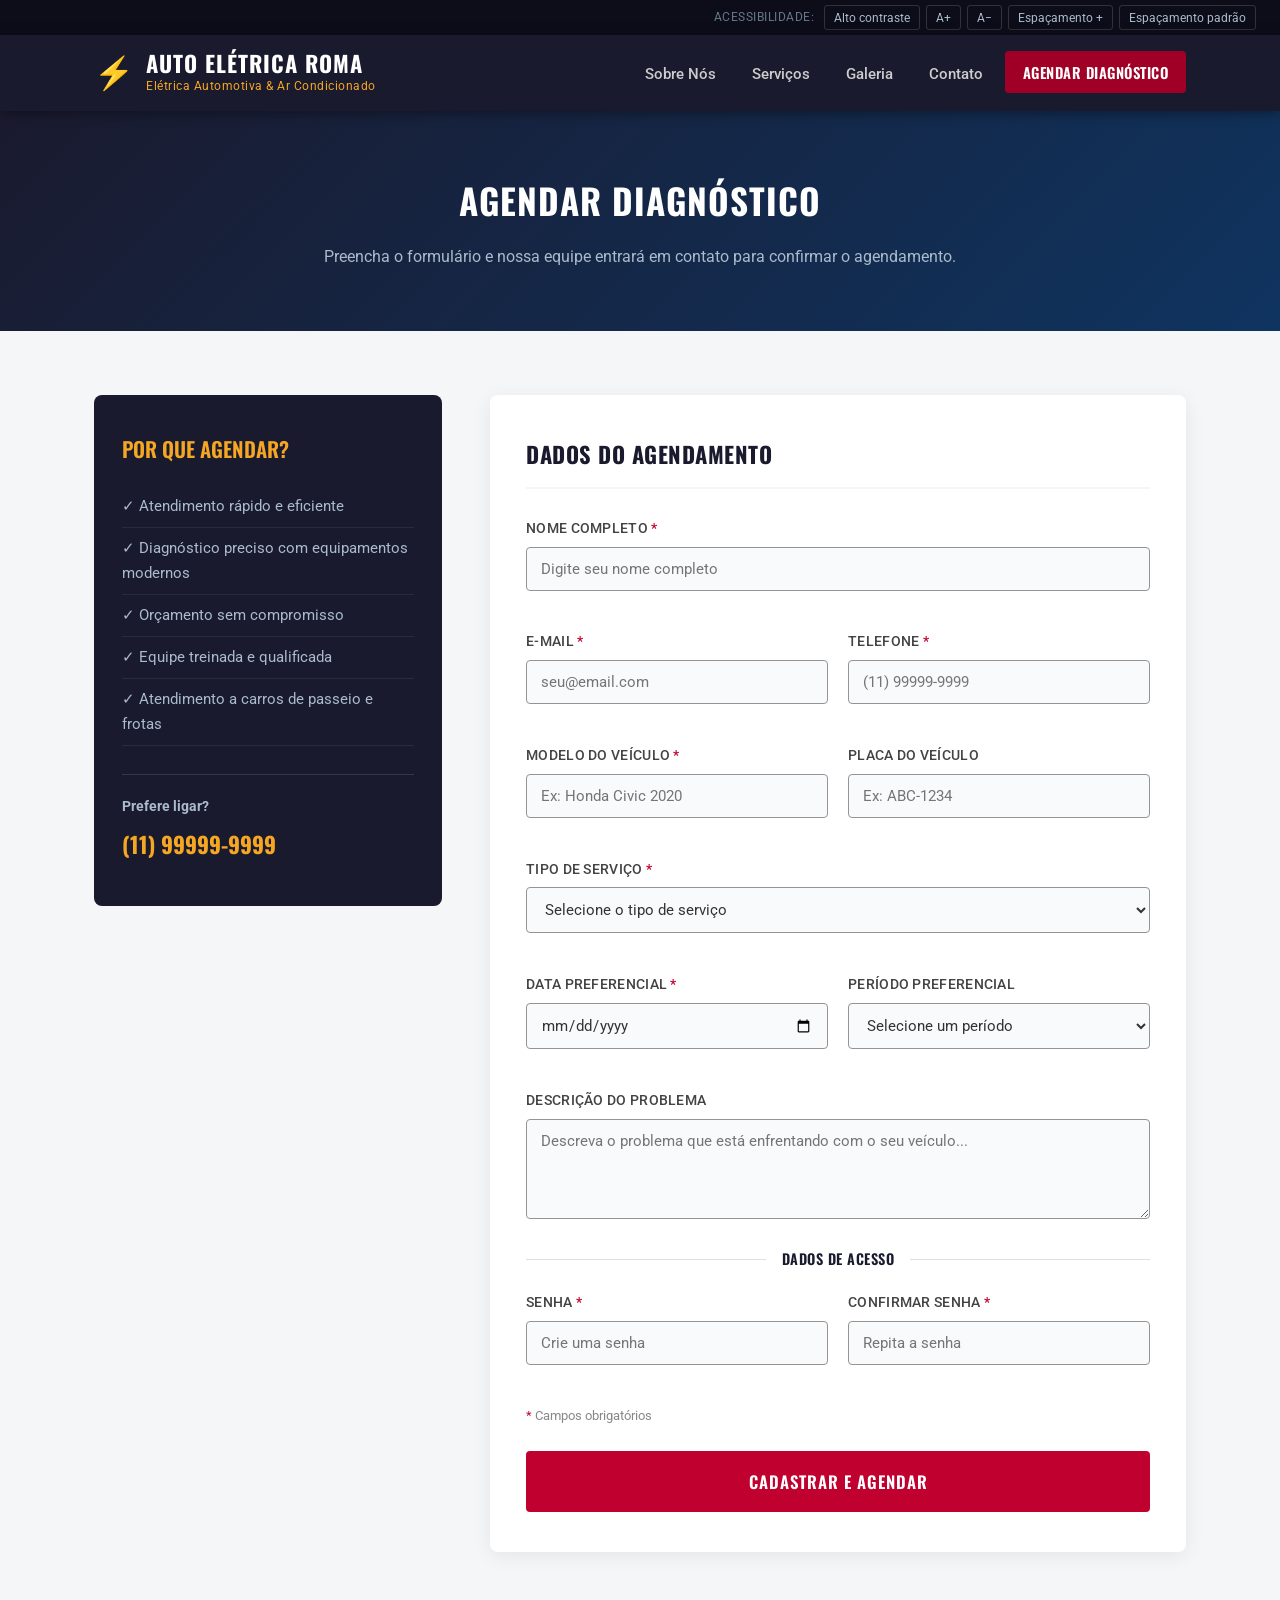
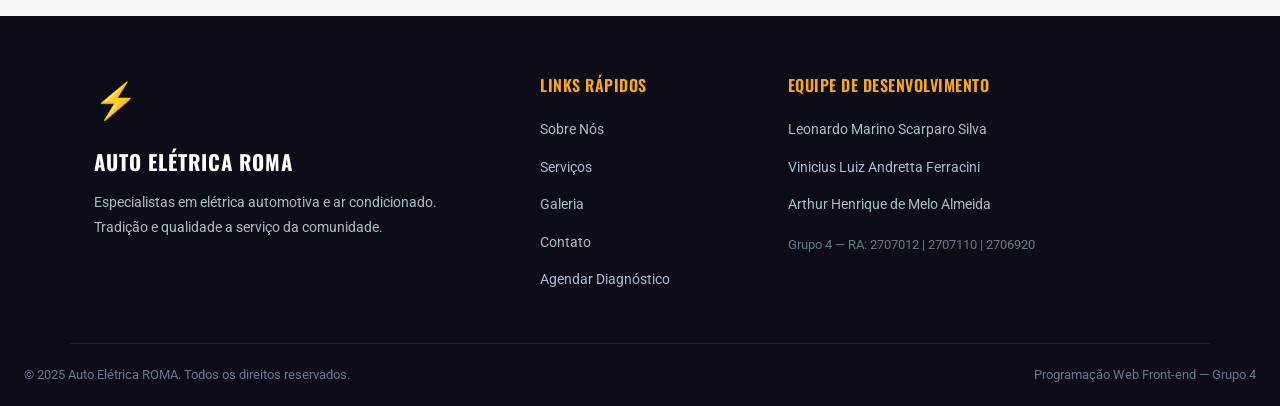
<file: cadastro.html>
<!DOCTYPE html>
<html lang="pt-br">
<head>
    <meta charset="UTF-8">
    <meta name="viewport" content="width=device-width, initial-scale=1.0">
    <title>Agendar Diagnóstico | Auto Elétrica ROMA</title>
    <link rel="stylesheet" href="style.css">
    <link rel="preconnect" href="https://fonts.googleapis.com">
    <link rel="preconnect" href="https://fonts.gstatic.com" crossorigin>
    <link href="https://fonts.googleapis.com/css2?family=Oswald:wght@400;600;700&family=Roboto:ital,wght@0,300;0,400;0,500;1,400&display=swap" rel="stylesheet">
</head>
<body>

    <div class="barra-acessibilidade" role="toolbar" aria-label="Controles de acessibilidade">
        <span class="barra-label">Acessibilidade:</span>
        <button id="btn-alto-contraste" aria-pressed="false">Alto contraste</button>
        <button id="btn-aumentar-fonte" aria-label="Aumentar tamanho do texto">A+</button>
        <button id="btn-diminuir-fonte" aria-label="Diminuir tamanho do texto">A−</button>
        <button id="btn-aumentar-espaco" aria-pressed="false">Espaçamento +</button>
        <button id="btn-espaco-padrao">Espaçamento padrão</button>
    </div>

    <header>
        <div class="header-container">
            <div class="logo">
                <span class="logo-icon">&#9889;</span>
                <div class="logo-texto">
                    <h1>Auto Elétrica ROMA</h1>
                    <p class="logo-slogan">Elétrica Automotiva &amp; Ar Condicionado</p>
                </div>
            </div>
            <nav>
                <ul>
                    <li><a href="index.html#sobre">Sobre Nós</a></li>
                    <li><a href="index.html#servicos">Serviços</a></li>
                    <li><a href="index.html#galeria">Galeria</a></li>
                    <li><a href="index.html#contato">Contato</a></li>
                    <li><a href="cadastro.html" class="btn-nav ativo">Agendar Diagnóstico</a></li>
                </ul>
            </nav>
        </div>
    </header>

    <main>

        <section class="pagina-topo">
            <div class="container">
                <h2>Agendar Diagnóstico</h2>
                <p>Preencha o formulário e nossa equipe entrará em contato para confirmar o agendamento.</p>
            </div>
        </section>

        <section class="cadastro-section">
            <div class="container">
                <div class="form-wrapper">

                    <div class="form-info">
                        <h3>Por que agendar?</h3>
                        <ul>
                            <li>&#10003; Atendimento rápido e eficiente</li>
                            <li>&#10003; Diagnóstico preciso com equipamentos modernos</li>
                            <li>&#10003; Orçamento sem compromisso</li>
                            <li>&#10003; Equipe treinada e qualificada</li>
                            <li>&#10003; Atendimento a carros de passeio e frotas</li>
                        </ul>
                        <div class="form-contato-rapido">
                            <p><strong>Prefere ligar?</strong></p>
                            <p><a href="tel:+5511999999999">(11) 99999-9999</a></p>
                        </div>
                    </div>

                    <form action="login.html" method="get" class="form-cadastro">
                        <h3>Dados do Agendamento</h3>


                        <div class="form-grupo">
                            <label for="nome">Nome Completo <span class="obrigatorio">*</span></label>
                            <input type="text" id="nome" name="nome" placeholder="Digite seu nome completo" required aria-describedby="nome-erro">
                            <span id="nome-erro" class="mensagem-erro" role="alert" aria-live="polite"></span>
                        </div>

                        <div class="form-linha">
                            <div class="form-grupo">
                                <label for="email">E-mail <span class="obrigatorio">*</span></label>
                                <input type="email" id="email" name="email" placeholder="seu@email.com" required aria-describedby="email-erro">
                                <span id="email-erro" class="mensagem-erro" role="alert" aria-live="polite"></span>
                            </div>
                            <div class="form-grupo">
                                <label for="telefone">Telefone <span class="obrigatorio">*</span></label>
                                <input type="tel" id="telefone" name="telefone" placeholder="(11) 99999-9999" required aria-describedby="telefone-erro">
                                <span id="telefone-erro" class="mensagem-erro" role="alert" aria-live="polite"></span>
                            </div>
                        </div>

                        <div class="form-linha">
                            <div class="form-grupo">
                                <label for="veiculo">Modelo do Veículo <span class="obrigatorio">*</span></label>
                                <input type="text" id="veiculo" name="veiculo" placeholder="Ex: Honda Civic 2020" required aria-describedby="veiculo-erro">
                                <span id="veiculo-erro" class="mensagem-erro" role="alert" aria-live="polite"></span>
                            </div>
                            <div class="form-grupo">
                                <label for="placa">Placa do Veículo</label>
                                <input type="text" id="placa" name="placa" placeholder="Ex: ABC-1234">
                            </div>
                        </div>

                        <div class="form-grupo">
                            <label for="servico">Tipo de Serviço <span class="obrigatorio">*</span></label>
                            <select id="servico" name="servico" required aria-describedby="servico-erro">
                                <option value="">Selecione o tipo de serviço</option>
                                <option value="eletrica">Elétrica Automotiva</option>
                                <option value="ar-condicionado">Ar Condicionado</option>
                                <option value="bateria">Bateria / Alternador</option>
                                <option value="socorro">Socorro Rápido</option>
                                <option value="manutencao">Manutenção Preventiva</option>
                                <option value="outro">Outro</option>
                            </select>
                            <span id="servico-erro" class="mensagem-erro" role="alert" aria-live="polite"></span>
                        </div>

                        <div class="form-linha">
                            <div class="form-grupo">
                                <label for="data">Data Preferencial <span class="obrigatorio">*</span></label>
                                <input type="date" id="data" name="data" required aria-describedby="data-erro">
                                <span id="data-erro" class="mensagem-erro" role="alert" aria-live="polite"></span>
                            </div>
                            <div class="form-grupo">
                                <label for="horario">Período Preferencial</label>
                                <select id="horario" name="horario">
                                    <option value="">Selecione um período</option>
                                    <option value="manha">Manhã (08h - 12h)</option>
                                    <option value="tarde">Tarde (12h - 18h)</option>
                                </select>
                            </div>
                        </div>

                        <div class="form-grupo">
                            <label for="descricao">Descrição do Problema</label>
                            <textarea id="descricao" name="descricao" rows="4" placeholder="Descreva o problema que está enfrentando com o seu veículo..."></textarea>
                        </div>

                        <div class="form-divisor">
                            <span>Dados de Acesso</span>
                        </div>

                        <div class="form-linha">
                            <div class="form-grupo">
                                <label for="senha">Senha <span class="obrigatorio">*</span></label>
                                <input type="password" id="senha" name="senha" placeholder="Crie uma senha" required aria-describedby="senha-erro">
                                <span id="senha-erro" class="mensagem-erro" role="alert" aria-live="polite"></span>
                            </div>
                            <div class="form-grupo">
                                <label for="confirmar-senha">Confirmar Senha <span class="obrigatorio">*</span></label>
                                <input type="password" id="confirmar-senha" name="confirmar-senha" placeholder="Repita a senha" required aria-describedby="confirmar-senha-erro">
                                <span id="confirmar-senha-erro" class="mensagem-erro" role="alert" aria-live="polite"></span>
                            </div>
                        </div>

                        <p class="form-nota"><span class="obrigatorio">*</span> Campos obrigatórios</p>

                        <button type="submit" class="btn-primario btn-submit">Cadastrar e Agendar</button>
                    </form>

                </div>
            </div>
        </section>

    </main>

    <footer>
        <div class="container footer-grid">
            <div class="footer-marca">
                <span class="footer-icone">&#9889;</span>
                <h3>Auto Elétrica ROMA</h3>
                <p>Especialistas em elétrica automotiva e ar condicionado. Tradição e qualidade a serviço da comunidade.</p>
            </div>
            <div class="footer-links">
                <h4>Links Rápidos</h4>
                <ul>
                    <li><a href="index.html#sobre">Sobre Nós</a></li>
                    <li><a href="index.html#servicos">Serviços</a></li>
                    <li><a href="index.html#galeria">Galeria</a></li>
                    <li><a href="index.html#contato">Contato</a></li>
                    <li><a href="cadastro.html">Agendar Diagnóstico</a></li>
                </ul>
            </div>
            <div class="footer-equipe">
                <h4>Equipe de Desenvolvimento</h4>
                <ul>
                    <li><a href="https://marinoleo96351.github.io/Curriculo-leo-marino---front-end-mat-ria/" target="_blank" rel="noopener noreferrer">Leonardo Marino Scarparo Silva</a></li>
                    <li><a href="https://vinifandretta.github.io/Curriculo_HTML/" target="_blank" rel="noopener noreferrer">Vinicius Luiz Andretta Ferracini</a></li>
                    <li><a href="https://arthurhenrique2006-stack.github.io/Curriculo_ArthurHTML/" target="_blank" rel="noopener noreferrer">Arthur Henrique de Melo Almeida</a></li>
                </ul>
                <p class="footer-ra">Grupo 4 &mdash; RA: 2707012 | 2707110 | 2706920</p>
            </div>
        </div>
        <div class="footer-rodape">
            <p>&copy; 2025 Auto Elétrica ROMA. Todos os direitos reservados.</p>
            <p>Programação Web Front-end &mdash; Grupo 4</p>
        </div>
    </footer>

    <script src="app.js"></script>
</body>
</html>
</file>
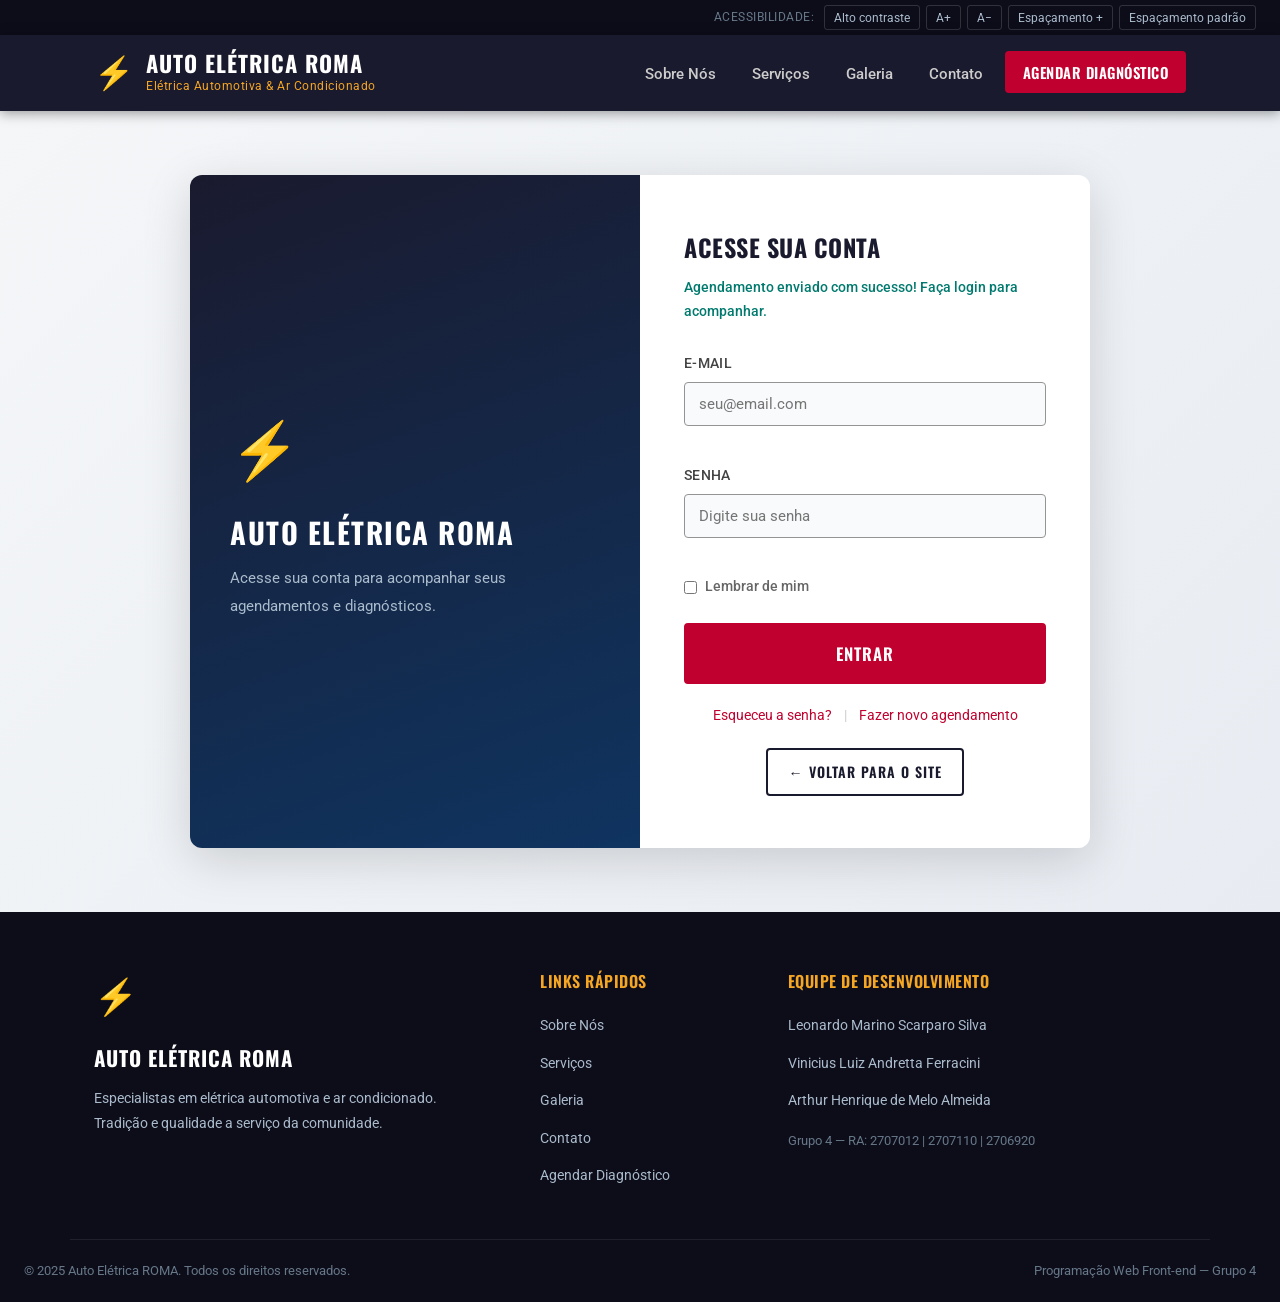
<file: login.html>
<!DOCTYPE html>
<html lang="pt-br">
<head>
    <meta charset="UTF-8">
    <meta name="viewport" content="width=device-width, initial-scale=1.0">
    <title>Login | Auto Elétrica ROMA</title>
    <link rel="stylesheet" href="style.css">
    <link rel="preconnect" href="https://fonts.googleapis.com">
    <link rel="preconnect" href="https://fonts.gstatic.com" crossorigin>
    <link href="https://fonts.googleapis.com/css2?family=Oswald:wght@400;600;700&family=Roboto:ital,wght@0,300;0,400;0,500;1,400&display=swap" rel="stylesheet">
</head>
<body>

    <div class="barra-acessibilidade" role="toolbar" aria-label="Controles de acessibilidade">
        <span class="barra-label">Acessibilidade:</span>
        <button id="btn-alto-contraste" aria-pressed="false">Alto contraste</button>
        <button id="btn-aumentar-fonte" aria-label="Aumentar tamanho do texto">A+</button>
        <button id="btn-diminuir-fonte" aria-label="Diminuir tamanho do texto">A−</button>
        <button id="btn-aumentar-espaco" aria-pressed="false">Espaçamento +</button>
        <button id="btn-espaco-padrao">Espaçamento padrão</button>
    </div>

    <header>
        <div class="header-container">
            <div class="logo">
                <span class="logo-icon">&#9889;</span>
                <div class="logo-texto">
                    <h1>Auto Elétrica ROMA</h1>
                    <p class="logo-slogan">Elétrica Automotiva &amp; Ar Condicionado</p>
                </div>
            </div>
            <nav>
                <ul>
                    <li><a href="index.html#sobre">Sobre Nós</a></li>
                    <li><a href="index.html#servicos">Serviços</a></li>
                    <li><a href="index.html#galeria">Galeria</a></li>
                    <li><a href="index.html#contato">Contato</a></li>
                    <li><a href="cadastro.html" class="btn-nav">Agendar Diagnóstico</a></li>
                </ul>
            </nav>
        </div>
    </header>

    <main>

        <section class="login-section">
            <div class="login-wrapper">
                <div class="login-marca">
                    <span class="login-icone">&#9889;</span>
                    <h2>Auto Elétrica ROMA</h2>
                    <p>Acesse sua conta para acompanhar seus agendamentos e diagnósticos.</p>
                </div>
                <div class="login-form-box">
                    <h3>Acesse sua Conta</h3>
                    <p class="login-subtitulo">Agendamento enviado com sucesso! Faça login para acompanhar.</p>

                    <form action="#" method="post" class="form-login">
                        <div class="form-grupo">
                            <label for="login-email">E-mail</label>
                            <input type="email" id="login-email" name="email" placeholder="seu@email.com" required aria-describedby="login-email-erro">
                            <span id="login-email-erro" class="mensagem-erro" role="alert" aria-live="polite"></span>
                        </div>
                        <div class="form-grupo">
                            <label for="login-senha">Senha</label>
                            <input type="password" id="login-senha" name="senha" placeholder="Digite sua senha" required aria-describedby="login-senha-erro">
                            <span id="login-senha-erro" class="mensagem-erro" role="alert" aria-live="polite"></span>
                        </div>
                        <div class="form-checkbox">
                            <input type="checkbox" id="lembrar" name="lembrar">
                            <label for="lembrar">Lembrar de mim</label>
                        </div>
                        <button type="submit" class="btn-primario btn-submit">Entrar</button>
                    </form>

                    <div class="login-links">
                        <a href="#">Esqueceu a senha?</a>
                        <span>|</span>
                        <a href="cadastro.html">Fazer novo agendamento</a>
                    </div>

                    <div class="login-voltar">
                        <a href="index.html" class="btn-secundario">&#8592; Voltar para o site</a>
                    </div>
                </div>
            </div>
        </section>

    </main>

    <footer>
        <div class="container footer-grid">
            <div class="footer-marca">
                <span class="footer-icone">&#9889;</span>
                <h3>Auto Elétrica ROMA</h3>
                <p>Especialistas em elétrica automotiva e ar condicionado. Tradição e qualidade a serviço da comunidade.</p>
            </div>
            <div class="footer-links">
                <h4>Links Rápidos</h4>
                <ul>
                    <li><a href="index.html#sobre">Sobre Nós</a></li>
                    <li><a href="index.html#servicos">Serviços</a></li>
                    <li><a href="index.html#galeria">Galeria</a></li>
                    <li><a href="index.html#contato">Contato</a></li>
                    <li><a href="cadastro.html">Agendar Diagnóstico</a></li>
                </ul>
            </div>
            <div class="footer-equipe">
                <h4>Equipe de Desenvolvimento</h4>
                <ul>
                    <li><a href="https://marinoleo96351.github.io/Curriculo-leo-marino---front-end-mat-ria/" target="_blank" rel="noopener noreferrer">Leonardo Marino Scarparo Silva</a></li>
                    <li><a href="https://vinifandretta.github.io/Curriculo_HTML/" target="_blank" rel="noopener noreferrer">Vinicius Luiz Andretta Ferracini</a></li>
                    <li><a href="https://arthurhenrique2006-stack.github.io/Curriculo_ArthurHTML/" target="_blank" rel="noopener noreferrer">Arthur Henrique de Melo Almeida</a></li>
                </ul>
                <p class="footer-ra">Grupo 4 &mdash; RA: 2707012 | 2707110 | 2706920</p>
            </div>
        </div>
        <div class="footer-rodape">
            <p>&copy; 2025 Auto Elétrica ROMA. Todos os direitos reservados.</p>
            <p>Programação Web Front-end &mdash; Grupo 4</p>
        </div>
    </footer>

    <script src="app.js"></script>
</body>
</html>
</file>
<file: style.css>
/* ===== RESET E BASE ===== */
*, *::before, *::after {
    box-sizing: border-box;
    margin: 0;
    padding: 0;
}

html {
    scroll-behavior: smooth;
}

body {
    font-family: 'Roboto', Arial, sans-serif;
    font-weight: 400;
    font-size: calc(16px * var(--escala-fonte));
    line-height: var(--espacamento-linha);
    color: var(--cor-texto);
    background-color: var(--cor-fundo);
}

img {
    max-width: 100%;
    height: auto;
    display: block;
}

a {
    text-decoration: none;
    color: inherit;
    transition: color 0.3s ease;
}

ul {
    list-style: none;
}

/* ===== VARIÁVEIS DE COR ===== */
:root {
    --cor-primaria:         #1a1a2e;
    --cor-primaria-deep:    #0f3460;
    --cor-footer:           #0d0d1a;
    --cor-acento:           #c0002e;
    --cor-acento-hover:     #a00025;
    --cor-destaque:         #f5a623;
    --cor-fundo:            #ffffff;
    --cor-fundo-claro:      #f4f6f8;
    --cor-texto:            #333333;
    --cor-texto-secundario: #666666;
    --cor-texto-muted:      #aabbcc;

    /* Acessibilidade 5.12.1–5.12.4 e 5.12.7 */
    --espacamento-linha:    1.7;
    --escala-fonte:         1;
}

/* ===== UTILITÁRIOS ===== */
.container {
    max-width: 1140px;
    margin: 0 auto;
    padding: 0 24px;
}

.titulo-secao {
    font-family: 'Oswald', Arial, sans-serif;
    font-size: 2rem;
    font-weight: 700;
    color: var(--cor-primaria);
    margin-bottom: 12px;
    text-transform: uppercase;
    letter-spacing: 1px;
}

.titulo-secao::after {
    content: '';
    display: block;
    width: 56px;
    height: 4px;
    background-color: var(--cor-acento);
    margin-top: 10px;
}

.subtitulo-secao {
    color: var(--cor-texto-secundario);
    font-size: 1rem;
    margin-bottom: 40px;
}

.destaque {
    color: var(--cor-acento);
    font-weight: 500;
}

/* ===== BOTÕES ===== */
.btn-primario {
    display: inline-block;
    background-color: var(--cor-acento);
    color: #ffffff;
    font-family: 'Oswald', Arial, sans-serif;
    font-size: 1rem;
    font-weight: 600;
    text-transform: uppercase;
    letter-spacing: 1px;
    padding: 14px 32px;
    border-radius: 4px;
    border: 2px solid var(--cor-acento);
    cursor: pointer;
    transition: background-color 0.3s ease, color 0.3s ease;
}

.btn-primario:hover {
    background-color: var(--cor-acento-hover);
    border-color: var(--cor-acento-hover);
    color: #ffffff;
}

.btn-secundario {
    display: inline-block;
    background-color: transparent;
    color: #ffffff;
    font-family: 'Oswald', Arial, sans-serif;
    font-size: 1rem;
    font-weight: 600;
    text-transform: uppercase;
    letter-spacing: 1px;
    padding: 14px 32px;
    border-radius: 4px;
    border: 2px solid #ffffff;
    cursor: pointer;
    transition: background-color 0.3s ease, color 0.3s ease;
}

.btn-secundario:hover {
    background-color: #ffffff;
    color: var(--cor-primaria);
}

/* ===== HEADER ===== */
header {
    background-color: var(--cor-primaria);
    position: sticky;
    top: 0;
    z-index: 100;
    box-shadow: 0 2px 12px rgba(0, 0, 0, 0.4);
}

.header-container {
    max-width: 1140px;
    margin: 0 auto;
    padding: 0 24px;
    display: flex;
    align-items: center;
    justify-content: space-between;
    height: 76px;
}

.logo {
    display: flex;
    align-items: center;
    gap: 12px;
}

.logo-icon {
    font-size: 2rem;
    color: var(--cor-destaque);
}

.logo-texto h1 {
    font-family: 'Oswald', Arial, sans-serif;
    font-size: 1.4rem;
    font-weight: 700;
    color: #ffffff;
    text-transform: uppercase;
    letter-spacing: 1px;
    line-height: 1.2;
}

.logo-slogan {
    font-size: 0.72rem;
    color: var(--cor-destaque);
    letter-spacing: 0.5px;
}

nav ul {
    display: flex;
    align-items: center;
    gap: 8px;
}

nav ul li a {
    color: #cccccc;
    font-size: 0.92rem;
    font-weight: 500;
    padding: 8px 14px;
    border-radius: 4px;
    transition: color 0.3s ease, background-color 0.3s ease;
}

nav ul li a:hover {
    color: #ffffff;
    background-color: rgba(255, 255, 255, 0.08);
}

.btn-nav {
    background-color: var(--cor-acento);
    color: #ffffff !important;
    font-family: 'Oswald', Arial, sans-serif;
    font-weight: 600;
    text-transform: uppercase;
    letter-spacing: 0.5px;
    padding: 10px 18px !important;
    border-radius: 4px;
    transition: background-color 0.3s ease !important;
}

.btn-nav:hover {
    background-color: var(--cor-acento-hover) !important;
}

.btn-nav.ativo {
    background-color: var(--cor-acento-hover);
}

/* ===== HERO ===== */
.hero {
    background: linear-gradient(135deg, var(--cor-primaria) 0%, #16213e 55%, var(--cor-primaria-deep) 100%);
    min-height: 540px;
    display: flex;
    align-items: center;
    padding: 80px 24px;
    position: relative;
    overflow: hidden;
}

.hero::before {
    content: '⚡';
    position: absolute;
    right: 80px;
    top: 50%;
    transform: translateY(-50%);
    font-size: 18rem;
    opacity: 0.04;
    pointer-events: none;
}

.hero-conteudo {
    max-width: 640px;
    margin: 0 auto;
}

.hero-conteudo h2 {
    font-family: 'Oswald', Arial, sans-serif;
    font-size: 2.8rem;
    font-weight: 700;
    color: #ffffff;
    text-transform: uppercase;
    letter-spacing: 1.5px;
    line-height: 1.2;
    margin-bottom: 20px;
}

.hero-conteudo h2 span {
    color: var(--cor-destaque);
}

.hero-conteudo p {
    font-size: 1.1rem;
    color: var(--cor-texto-muted);
    margin-bottom: 36px;
    line-height: 1.8;
}

.hero-botoes {
    display: flex;
    gap: 16px;
    flex-wrap: wrap;
}

/* ===== SERVIÇOS ===== */
.servicos {
    background-color: var(--cor-fundo-claro);
    padding: 80px 0;
}

.cards-grid {
    display: grid;
    grid-template-columns: repeat(4, 1fr);
    gap: 24px;
}

.card {
    background-color: #ffffff;
    border-radius: 8px;
    padding: 36px 24px;
    text-align: center;
    box-shadow: 0 2px 16px rgba(0, 0, 0, 0.07);
    border-top: 4px solid transparent;
    transition: border-color 0.3s ease, transform 0.3s ease, box-shadow 0.3s ease;
}

.card:hover {
    border-top-color: var(--cor-acento);
    transform: translateY(-6px);
    box-shadow: 0 8px 28px rgba(0, 0, 0, 0.12);
}

.card-icone {
    font-size: 2.8rem;
    margin-bottom: 18px;
    display: block;
}

.icone-eletrica { color: var(--cor-destaque); }
.icone-ar       { color: #3a86ff; }
.icone-bateria  { color: #06d6a0; }
.icone-socorro  { color: var(--cor-acento); }

.card h3 {
    font-family: 'Oswald', Arial, sans-serif;
    font-size: 1.2rem;
    font-weight: 600;
    color: var(--cor-primaria);
    text-transform: uppercase;
    margin-bottom: 12px;
}

.card p {
    color: var(--cor-texto-secundario);
    font-size: 0.92rem;
    line-height: 1.7;
}

/* ===== SOBRE ===== */
.sobre {
    padding: 80px 0;
    background-color: #ffffff;
}

.sobre-grid {
    display: grid;
    grid-template-columns: 1fr 1fr;
    gap: 64px;
    align-items: center;
}

.sobre-imagem img {
    border-radius: 8px;
    box-shadow: 0 8px 32px rgba(0, 0, 0, 0.15);
    width: 100%;
}

.sobre-texto .titulo-secao {
    margin-bottom: 20px;
}

.sobre-texto p {
    color: #555555;
    margin-bottom: 16px;
    font-size: 1rem;
    line-height: 1.8;
}

.lista-diferenciais {
    margin: 20px 0 32px 0;
}

.lista-diferenciais li {
    padding: 8px 0;
    padding-left: 24px;
    position: relative;
    color: #444444;
    font-size: 0.95rem;
    border-bottom: 1px solid #f0f0f0;
}

.lista-diferenciais li::before {
    content: '✔';
    position: absolute;
    left: 0;
    color: var(--cor-acento);
    font-weight: bold;
}

/* ===== GALERIA ===== */
.galeria {
    background-color: var(--cor-fundo-claro);
    padding: 80px 0;
}

.galeria-grid {
    display: grid;
    grid-template-columns: repeat(3, 1fr);
    gap: 24px;
}

.galeria figure {
    border-radius: 8px;
    overflow: hidden;
    box-shadow: 0 4px 16px rgba(0, 0, 0, 0.1);
    background-color: var(--cor-primaria);
    transition: transform 0.3s ease, box-shadow 0.3s ease;
}

.galeria figure:hover {
    transform: scale(1.02);
    box-shadow: 0 8px 28px rgba(0, 0, 0, 0.18);
}

.galeria figure img {
    width: 100%;
    display: block;
    transition: opacity 0.3s ease;
}

.galeria figure:hover img {
    opacity: 0.88;
}

.galeria figcaption {
    padding: 12px 16px;
    font-family: 'Oswald', Arial, sans-serif;
    font-size: 0.95rem;
    font-weight: 600;
    color: var(--cor-destaque);
    text-align: center;
    text-transform: uppercase;
    letter-spacing: 0.5px;
    background-color: var(--cor-primaria);
}

/* ===== CONTATO ===== */
.contato {
    padding: 80px 0;
    background-color: var(--cor-primaria);
}

.contato .titulo-secao {
    color: #ffffff;
}

.contato .titulo-secao::after {
    background-color: var(--cor-destaque);
}

.contato-grid {
    display: grid;
    grid-template-columns: 1fr 1fr;
    gap: 64px;
    margin-top: 40px;
}

.info-item {
    display: flex;
    align-items: flex-start;
    gap: 16px;
    margin-bottom: 28px;
}

.info-icone {
    font-size: 1.8rem;
    flex-shrink: 0;
}

.info-item h4 {
    font-family: 'Oswald', Arial, sans-serif;
    font-size: 0.95rem;
    font-weight: 600;
    color: var(--cor-destaque);
    text-transform: uppercase;
    letter-spacing: 0.5px;
    margin-bottom: 4px;
}

.info-item p {
    color: var(--cor-texto-muted);
    font-size: 0.95rem;
    line-height: 1.6;
}

.info-item a {
    color: var(--cor-texto-muted);
    transition: color 0.3s ease;
}

.info-item a:hover {
    color: var(--cor-destaque);
}

.contato-cta {
    background-color: rgba(255, 255, 255, 0.05);
    border: 1px solid rgba(255, 255, 255, 0.1);
    border-radius: 8px;
    padding: 40px;
    display: flex;
    flex-direction: column;
    justify-content: center;
}

.contato-cta h3 {
    font-family: 'Oswald', Arial, sans-serif;
    font-size: 1.6rem;
    font-weight: 700;
    color: #ffffff;
    text-transform: uppercase;
    margin-bottom: 16px;
}

.contato-cta p {
    color: var(--cor-texto-muted);
    margin-bottom: 28px;
    line-height: 1.8;
}

/* ===== FOOTER ===== */
footer {
    background-color: var(--cor-footer);
    color: var(--cor-texto-muted);
    padding: 56px 0 0;
}

.footer-grid {
    display: grid;
    grid-template-columns: 2fr 1fr 2fr;
    gap: 48px;
    padding-bottom: 40px;
    border-bottom: 1px solid rgba(255, 255, 255, 0.08);
}

.footer-marca {
    display: flex;
    flex-direction: column;
    gap: 12px;
}

.footer-icone {
    font-size: 2.2rem;
    color: var(--cor-destaque);
}

.footer-marca h3 {
    font-family: 'Oswald', Arial, sans-serif;
    font-size: 1.3rem;
    font-weight: 700;
    color: #ffffff;
    text-transform: uppercase;
    letter-spacing: 1px;
}

.footer-marca p {
    font-size: 0.9rem;
    line-height: 1.7;
}

.footer-links h4,
.footer-equipe h4 {
    font-family: 'Oswald', Arial, sans-serif;
    font-size: 1rem;
    font-weight: 600;
    color: var(--cor-destaque);
    text-transform: uppercase;
    letter-spacing: 0.5px;
    margin-bottom: 16px;
}

.footer-links ul li,
.footer-equipe ul li {
    margin-bottom: 10px;
}

.footer-links ul li a,
.footer-equipe ul li a {
    color: var(--cor-texto-muted);
    font-size: 0.9rem;
    transition: color 0.3s ease;
}

.footer-links ul li a:hover,
.footer-equipe ul li a:hover {
    color: var(--cor-destaque);
}

.footer-ra {
    margin-top: 16px;
    font-size: 0.8rem;
    color: #667788;
}

.footer-rodape {
    padding: 20px 24px;
    text-align: center;
    font-size: 0.82rem;
    color: #667788;
    display: flex;
    justify-content: space-between;
    flex-wrap: wrap;
    gap: 8px;
}

/* ===== PÁGINA DE CADASTRO ===== */
.pagina-topo {
    background: linear-gradient(135deg, var(--cor-primaria) 0%, var(--cor-primaria-deep) 100%);
    padding: 60px 24px;
    text-align: center;
}

.pagina-topo h2 {
    font-family: 'Oswald', Arial, sans-serif;
    font-size: 2.2rem;
    font-weight: 700;
    color: #ffffff;
    text-transform: uppercase;
    letter-spacing: 1px;
    margin-bottom: 12px;
}

.pagina-topo p {
    color: var(--cor-texto-muted);
    font-size: 1rem;
}

.cadastro-section {
    padding: 64px 0;
    background-color: var(--cor-fundo-claro);
}

.form-wrapper {
    display: grid;
    grid-template-columns: 1fr 2fr;
    gap: 48px;
    align-items: start;
}

.form-info {
    background-color: var(--cor-primaria);
    border-radius: 8px;
    padding: 36px 28px;
    color: #ffffff;
}

.form-info h3 {
    font-family: 'Oswald', Arial, sans-serif;
    font-size: 1.3rem;
    font-weight: 600;
    color: var(--cor-destaque);
    text-transform: uppercase;
    margin-bottom: 20px;
}

.form-info ul li {
    padding: 8px 0;
    color: var(--cor-texto-muted);
    font-size: 0.92rem;
    border-bottom: 1px solid rgba(255, 255, 255, 0.07);
}

.form-contato-rapido {
    margin-top: 28px;
    padding-top: 20px;
    border-top: 1px solid rgba(255, 255, 255, 0.12);
}

.form-contato-rapido p {
    font-size: 0.9rem;
    color: var(--cor-texto-muted);
    margin-bottom: 6px;
}

.form-contato-rapido a {
    font-family: 'Oswald', Arial, sans-serif;
    font-size: 1.4rem;
    font-weight: 700;
    color: var(--cor-destaque);
    transition: color 0.3s ease;
}

.form-contato-rapido a:hover {
    color: var(--cor-acento);
}

.form-cadastro {
    background-color: #ffffff;
    border-radius: 8px;
    padding: 40px 36px;
    box-shadow: 0 4px 20px rgba(0, 0, 0, 0.07);
}

.form-cadastro h3 {
    font-family: 'Oswald', Arial, sans-serif;
    font-size: 1.4rem;
    font-weight: 700;
    color: var(--cor-primaria);
    text-transform: uppercase;
    letter-spacing: 0.5px;
    margin-bottom: 28px;
    padding-bottom: 14px;
    border-bottom: 2px solid var(--cor-fundo-claro);
}

.form-grupo {
    margin-bottom: 20px;
    display: flex;
    flex-direction: column;
}

.form-linha {
    display: grid;
    grid-template-columns: 1fr 1fr;
    gap: 20px;
}

label {
    font-size: 0.88rem;
    font-weight: 500;
    color: #444444;
    margin-bottom: 6px;
    text-transform: uppercase;
    letter-spacing: 0.3px;
}

input[type="text"],
input[type="email"],
input[type="tel"],
input[type="password"],
input[type="date"],
select,
textarea {
    font-family: 'Roboto', Arial, sans-serif;
    font-size: 0.95rem;
    color: var(--cor-texto);
    background-color: #f9fafb;
    border: 1.5px solid #949494;
    border-radius: 4px;
    padding: 12px 14px;
    width: 100%;
    transition: border-color 0.3s ease, box-shadow 0.3s ease;
    outline: none;
}

input:focus,
select:focus,
textarea:focus {
    border-color: var(--cor-acento);
    box-shadow: 0 0 0 3px rgba(233, 69, 96, 0.1);
    background-color: #ffffff;
}

select {
    cursor: pointer;
}

textarea {
    resize: vertical;
    min-height: 100px;
}

.obrigatorio {
    color: var(--cor-acento);
}

.form-divisor {
    display: flex;
    align-items: center;
    gap: 16px;
    margin: 28px 0 20px;
}

.form-divisor::before,
.form-divisor::after {
    content: '';
    flex: 1;
    height: 1px;
    background-color: #dde1e7;
}

.form-divisor span {
    font-family: 'Oswald', Arial, sans-serif;
    font-size: 0.9rem;
    font-weight: 600;
    color: var(--cor-primaria);
    text-transform: uppercase;
    letter-spacing: 0.5px;
    white-space: nowrap;
}

.form-nota {
    font-size: 0.82rem;
    color: #888888;
    margin-bottom: 24px;
}

.btn-submit {
    width: 100%;
    font-size: 1.05rem;
    padding: 16px;
}

/* ===== PÁGINA DE LOGIN ===== */
.login-section {
    background: linear-gradient(135deg, var(--cor-fundo-claro) 0%, #e8ecf2 100%);
    min-height: calc(100vh - 76px - 220px);
    display: flex;
    align-items: center;
    justify-content: center;
    padding: 64px 24px;
}

.login-wrapper {
    display: grid;
    grid-template-columns: 1fr 1fr;
    max-width: 900px;
    width: 100%;
    border-radius: 12px;
    overflow: hidden;
    box-shadow: 0 12px 48px rgba(0, 0, 0, 0.15);
}

.login-marca {
    background: linear-gradient(160deg, var(--cor-primaria) 0%, var(--cor-primaria-deep) 100%);
    padding: 60px 40px;
    display: flex;
    flex-direction: column;
    justify-content: center;
    gap: 16px;
}

.login-icone {
    font-size: 3.5rem;
    color: var(--cor-destaque);
}

.login-marca h2 {
    font-family: 'Oswald', Arial, sans-serif;
    font-size: 1.8rem;
    font-weight: 700;
    color: #ffffff;
    text-transform: uppercase;
    letter-spacing: 1.5px;
    line-height: 1.2;
}

.login-marca p {
    color: var(--cor-texto-muted);
    font-size: 0.95rem;
    line-height: 1.8;
}

.login-form-box {
    background-color: #ffffff;
    padding: 52px 44px;
    display: flex;
    flex-direction: column;
    justify-content: center;
}

.login-form-box h3 {
    font-family: 'Oswald', Arial, sans-serif;
    font-size: 1.5rem;
    font-weight: 700;
    color: var(--cor-primaria);
    text-transform: uppercase;
    letter-spacing: 0.5px;
    margin-bottom: 8px;
}

.login-subtitulo {
    font-size: 0.88rem;
    color: #007a6e;
    margin-bottom: 28px;
    font-weight: 500;
}

.form-login .form-grupo {
    margin-bottom: 18px;
}

.form-checkbox {
    display: flex;
    align-items: center;
    gap: 8px;
    margin-bottom: 24px;
}

.form-checkbox input[type="checkbox"] {
    width: auto;
    cursor: pointer;
}

.form-checkbox label {
    font-size: 0.88rem;
    color: var(--cor-texto-secundario);
    margin-bottom: 0;
    text-transform: none;
    letter-spacing: 0;
    cursor: pointer;
}

.login-links {
    display: flex;
    justify-content: center;
    gap: 12px;
    margin-top: 20px;
    font-size: 0.88rem;
}

.login-links a {
    color: var(--cor-acento);
    transition: color 0.3s ease;
}

.login-links a:hover {
    color: var(--cor-acento-hover);
}

.login-links span {
    color: #cccccc;
}

.login-voltar {
    margin-top: 20px;
    text-align: center;
}

.login-voltar .btn-secundario {
    color: var(--cor-primaria);
    border-color: var(--cor-primaria);
    font-size: 0.88rem;
    padding: 10px 20px;
}

.login-voltar .btn-secundario:hover {
    background-color: var(--cor-primaria);
    color: #ffffff;
}

/* ===== ACESSIBILIDADE — FOCO VISÍVEL (ABNT NBR 17225:2025 item 5.11.6) ===== */
a:focus-visible,
button:focus-visible,
input:focus-visible,
select:focus-visible,
textarea:focus-visible {
    outline: 3px solid var(--cor-acento);
    outline-offset: 2px;
    border-radius: 2px;
}

/* ===== ACESSIBILIDADE — LARGURA DE BLOCOS DE TEXTO (item 5.12.6) ===== */
.hero-conteudo p,
.subtitulo-secao,
.sobre-texto p,
.contato-cta p,
.footer-marca p {
    max-width: 70ch;
}

/* ===== ACESSIBILIDADE — BARRA DE CONTROLES (itens 5.11.1–5.12.7) ===== */
.barra-acessibilidade {
    background-color: var(--cor-footer);
    display: flex;
    justify-content: flex-end;
    align-items: center;
    gap: 6px;
    padding: 5px 24px;
}

.barra-label {
    color: #667788;
    font-size: 0.72rem;
    text-transform: uppercase;
    letter-spacing: 0.5px;
    margin-right: 4px;
}

.barra-acessibilidade button {
    background: transparent;
    color: #aabbcc;
    border: 1px solid rgba(255, 255, 255, 0.15);
    border-radius: 3px;
    padding: 3px 9px;
    cursor: pointer;
    font-size: 0.78rem;
    font-family: 'Roboto', Arial, sans-serif;
    line-height: 1.4;
    transition: color 0.2s ease, border-color 0.2s ease, background-color 0.2s ease;
}

.barra-acessibilidade button:hover,
.barra-acessibilidade button[aria-pressed="true"] {
    color: #ffffff;
    border-color: rgba(255, 255, 255, 0.45);
    background-color: rgba(255, 255, 255, 0.07);
}

/* ===== ACESSIBILIDADE — MENSAGENS DE ERRO (item 5.11.1) ===== */
.mensagem-erro {
    color: var(--cor-acento);
    font-size: 0.82rem;
    font-weight: 600;
    display: block;
    margin-top: 4px;
    min-height: 1.2em;
}

.mensagem-erro:not(:empty)::before {
    content: "⚠ ";
}

input[aria-invalid="true"],
select[aria-invalid="true"],
textarea[aria-invalid="true"] {
    border-color: var(--cor-acento);
    box-shadow: 0 0 0 2px rgba(233, 69, 96, 0.18);
}

/* ===== ACESSIBILIDADE — ALTO CONTRASTE (item 5.11.2–5.11.4) ===== */
body.alto-contraste {
    --cor-texto:            #000000;
    --cor-fundo:            #ffffff;
    --cor-fundo-claro:      #ffffff;
    --cor-acento:           #b00020;
    --cor-acento-hover:     #900010;
    --cor-texto-secundario: #000000;
    --cor-texto-muted:      #111111;
    --cor-primaria:         #000066;
    --cor-primaria-deep:    #000044;
    --cor-footer:           #000000;
    --cor-destaque:         #994400;
}

body.alto-contraste .login-subtitulo {
    color: #005500;
}

body.alto-contraste .sobre-texto p,
body.alto-contraste .lista-diferenciais li {
    color: #000000;
}

body.alto-contraste label {
    color: #000000;
}

/* ===== ACESSIBILIDADE — ESPAÇAMENTO AMPLIADO (itens 5.12.1–5.12.4) ===== */
body.espacamento-ampliado {
    --espacamento-linha: 2;
    letter-spacing: 0.12em;
    word-spacing: 0.16em;
}

body.espacamento-ampliado p,
body.espacamento-ampliado li {
    margin-bottom: 2.5em;
}
</file>
